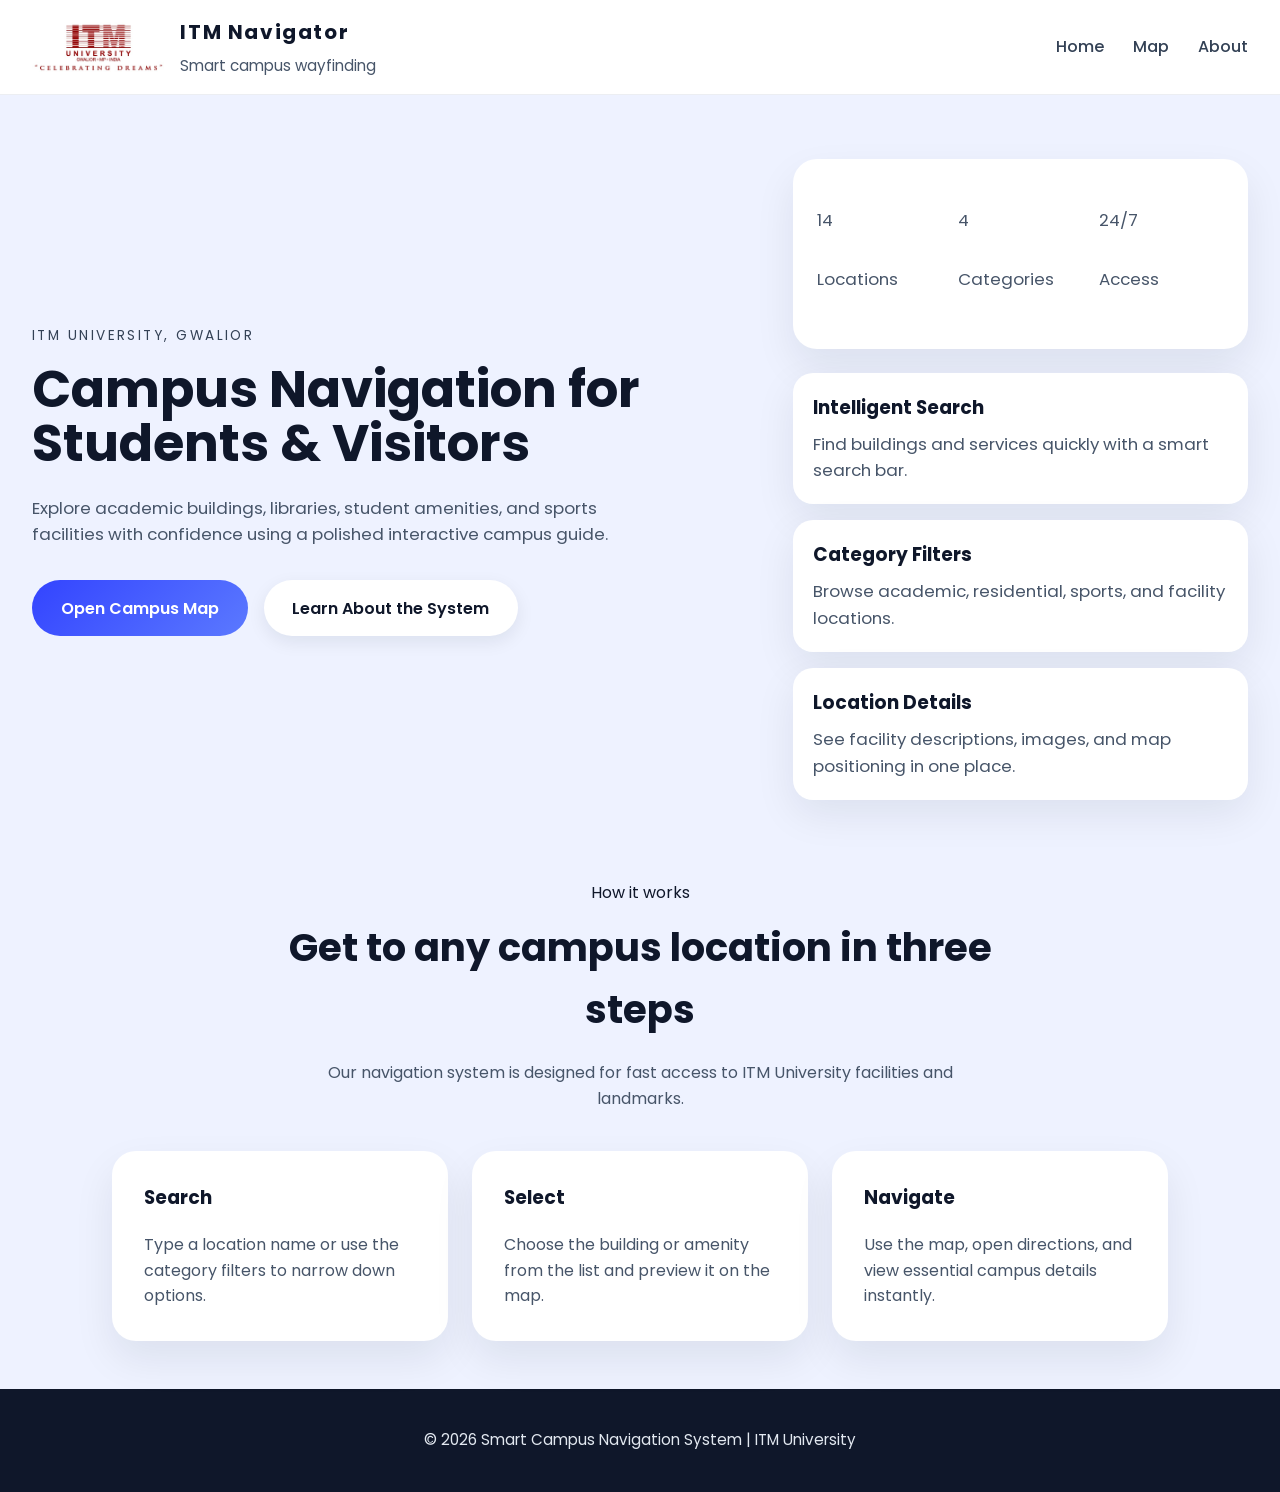
<file: index.html>
﻿<!DOCTYPE html>
<html lang="en">
<head>
  <meta charset="UTF-8">
  <meta name="viewport" content="width=device-width, initial-scale=1.0">
  <title>Smart Campus Navigation</title>
  <link rel="preconnect" href="https://fonts.googleapis.com">
  <link rel="preconnect" href="https://fonts.gstatic.com" crossorigin>
  <link href="https://fonts.googleapis.com/css2?family=Poppins:wght@300;400;500;600;700&display=swap" rel="stylesheet">
  <link rel="stylesheet" href="style.css">
</head>
<body>
  <nav>
    <div class="brand">
      <img src="logo.jpeg" alt="ITM University Logo" class="logo">
      <div>
        <h2>ITM Navigator</h2>
        <p>Smart campus wayfinding</p>
      </div>
    </div>
    <div class="nav-links">
      <a href="index.html">Home</a>
      <a href="map.html">Map</a>
      <a href="about.html">About</a>
    </div>
  </nav>

  <main>
    <section class="hero">
      <div class="hero-content">
        <span class="eyebrow">ITM University, Gwalior</span>
        <h1> Campus Navigation for Students & Visitors</h1>
        <p>Explore academic buildings, libraries, student amenities, and sports facilities with confidence using a polished interactive campus guide.</p>
        <div class="hero-actions">
          <a href="map.html" class="btn">Open Campus Map</a>
          <a href="about.html" class="btn btn-secondary">Learn About the System</a>
        </div>
      </div>
      <div class="hero-panel">
        <div class="stats-card">
          <div>
            <p class="stat-value">14</p>
            <p class="stat-label">Locations</p>
          </div>
          <div>
            <p class="stat-value">4</p>
            <p class="stat-label">Categories</p>
          </div>
          <div>
            <p class="stat-value">24/7</p>
            <p class="stat-label">Access</p>
          </div>
        </div>
        <div class="feature-list">
          <div class="feature-item">
            <h3>Intelligent Search</h3>
            <p>Find buildings and services quickly with a smart search bar.</p>
          </div>
          <div class="feature-item">
            <h3>Category Filters</h3>
            <p>Browse academic, residential, sports, and facility locations.</p>
          </div>
          <div class="feature-item">
            <h3>Location Details</h3>
            <p>See facility descriptions, images, and map positioning in one place.</p>
          </div>
        </div>
      </div>
    </section>

    <section class="section">
      <div class="section-header">
        <span class="eyebrow">How it works</span>
        <h2>Get to any campus location in three steps</h2>
        <p>Our navigation system is designed for fast access to ITM University facilities and landmarks.</p>
      </div>
      <div class="action-grid">
        <div class="action-card">
          <h3>Search</h3>
          <p>Type a location name or use the category filters to narrow down options.</p>
        </div>
        <div class="action-card">
          <h3>Select</h3>
          <p>Choose the building or amenity from the list and preview it on the map.</p>
        </div>
        <div class="action-card">
          <h3>Navigate</h3>
          <p>Use the map, open directions, and view essential campus details instantly.</p>
        </div>
      </div>
    </section>
  </main>

  <footer>
    <p>© 2026 Smart Campus Navigation System | ITM University</p>
  </footer>
</body>
</html>
</file>
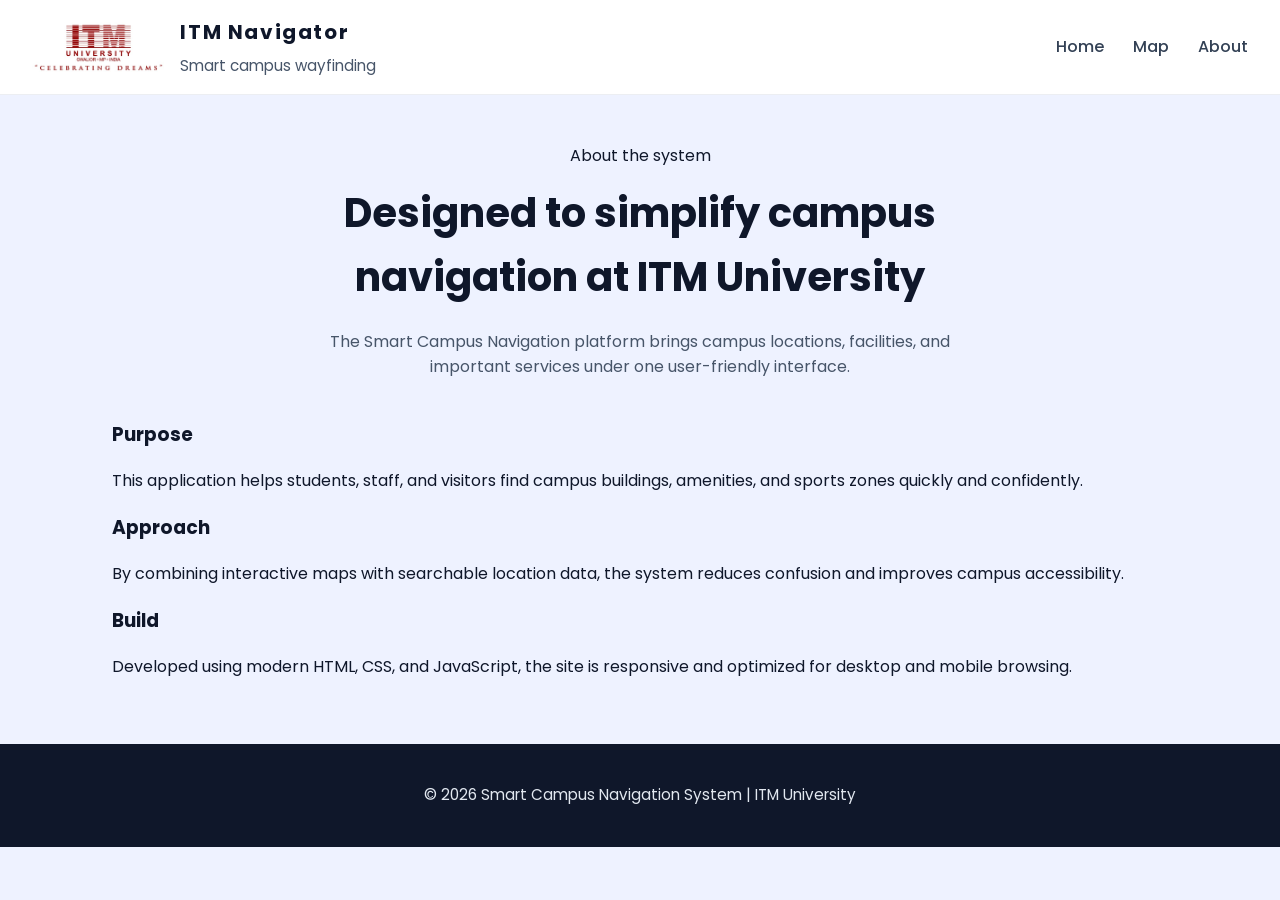
<file: about.html>
﻿<!DOCTYPE html>
<html lang="en">
<head>
  <meta charset="UTF-8">
  <meta name="viewport" content="width=device-width, initial-scale=1.0">
  <title>About - Smart Campus Navigation</title>
  <link rel="preconnect" href="https://fonts.googleapis.com">
  <link rel="preconnect" href="https://fonts.gstatic.com" crossorigin>
  <link href="https://fonts.googleapis.com/css2?family=Poppins:wght@300;400;500;600;700&display=swap" rel="stylesheet">
  <link rel="stylesheet" href="style.css">
</head>
<body>
  <nav>
    <div class="brand">
      <img src="logo.jpeg" alt="ITM University Logo" class="logo">
      <div>
        <h2>ITM Navigator</h2>
        <p>Smart campus wayfinding</p>
      </div>
    </div>
    <div class="nav-links">
      <a href="index.html">Home</a>
      <a href="map.html">Map</a>
      <a href="about.html">About</a>
    </div>
  </nav>

  <main>
    <section class="section about-shell">
      <div class="section-header">
        <span class="eyebrow">About the system</span>
        <h1>Designed to simplify campus navigation at ITM University</h1>
        <p>The Smart Campus Navigation platform brings campus locations, facilities, and important services under one user-friendly interface.</p>
      </div>
      <div class="about-grid">
        <div class="about-card">
          <h3>Purpose</h3>
          <p>This application helps students, staff, and visitors find campus buildings, amenities, and sports zones quickly and confidently.</p>
        </div>
        <div class="about-card">
          <h3>Approach</h3>
          <p>By combining interactive maps with searchable location data, the system reduces confusion and improves campus accessibility.</p>
        </div>
        <div class="about-card">
          <h3>Build</h3>
          <p>Developed using modern HTML, CSS, and JavaScript, the site is responsive and optimized for desktop and mobile browsing.</p>
        </div>
      </div>
    </section>
  </main>

  <footer>
    <p>© 2026 Smart Campus Navigation System | ITM University</p>
  </footer>
</body>
</html>
</file>
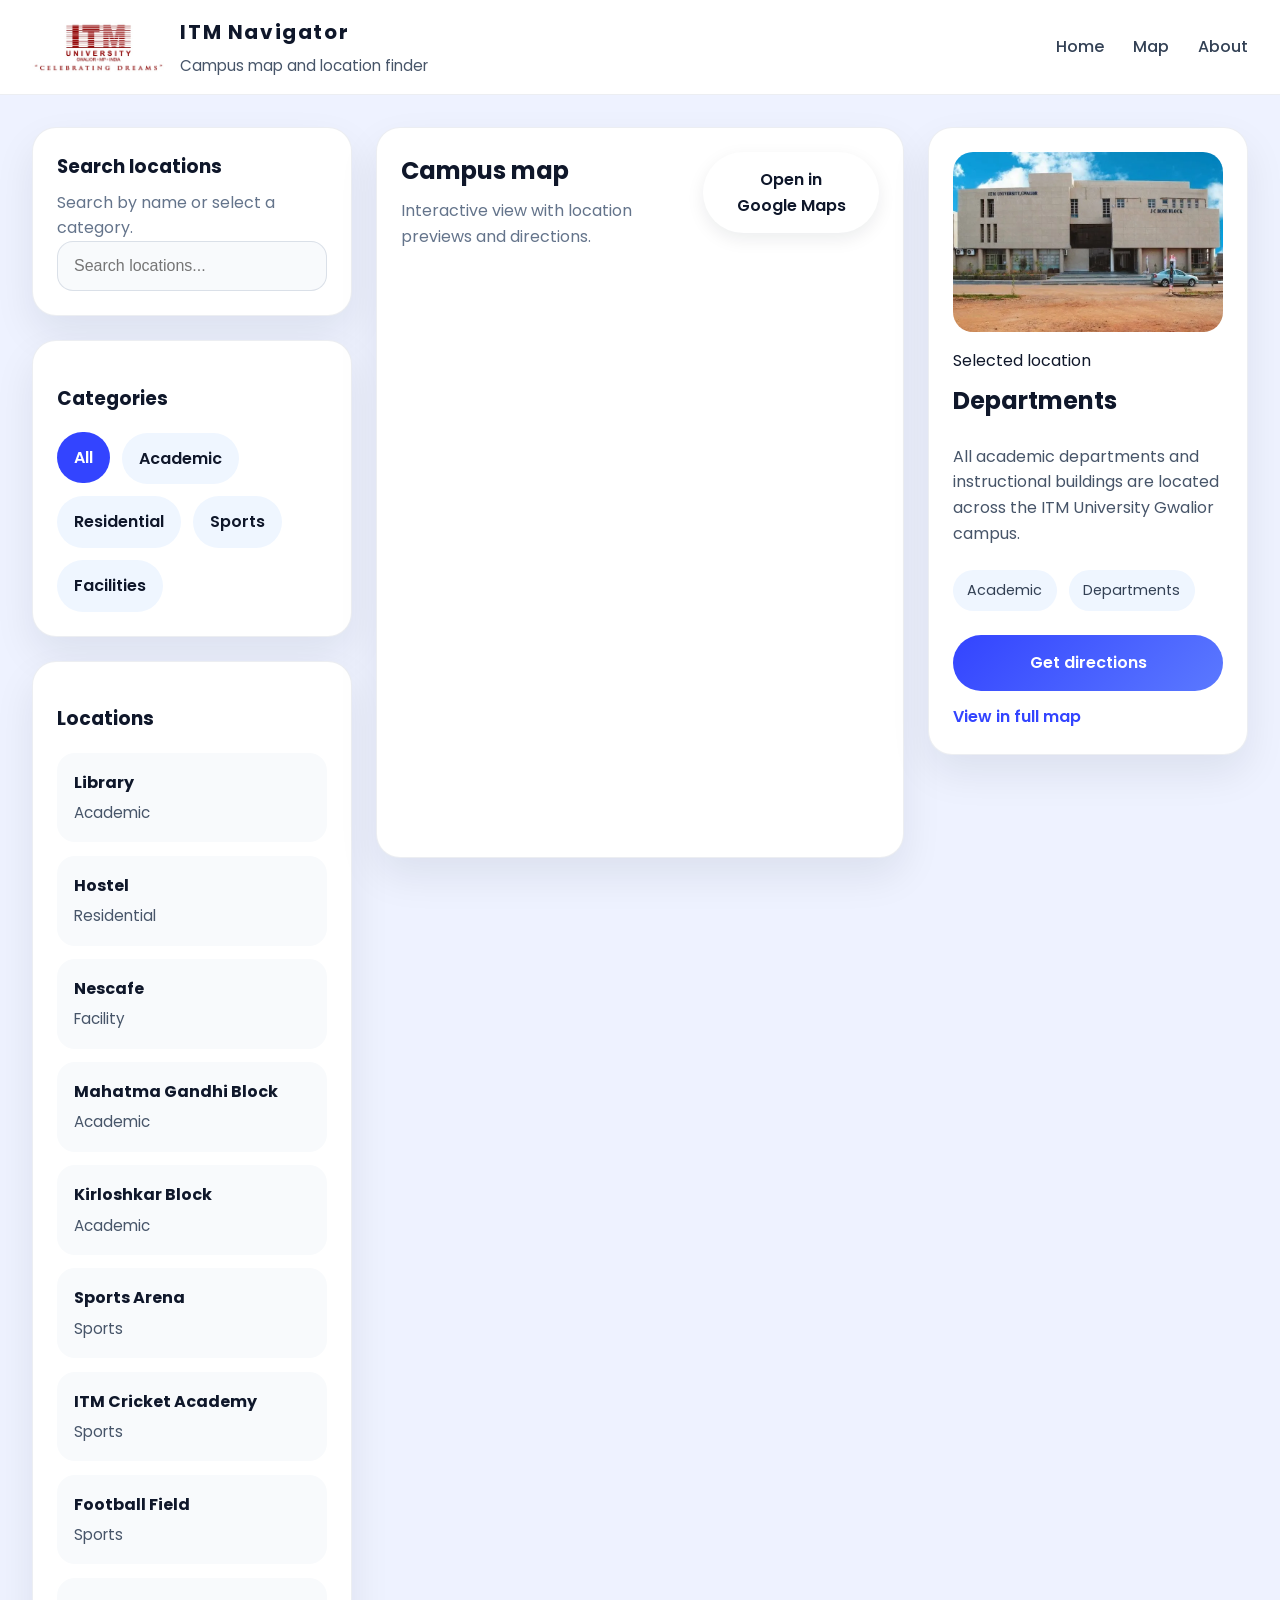
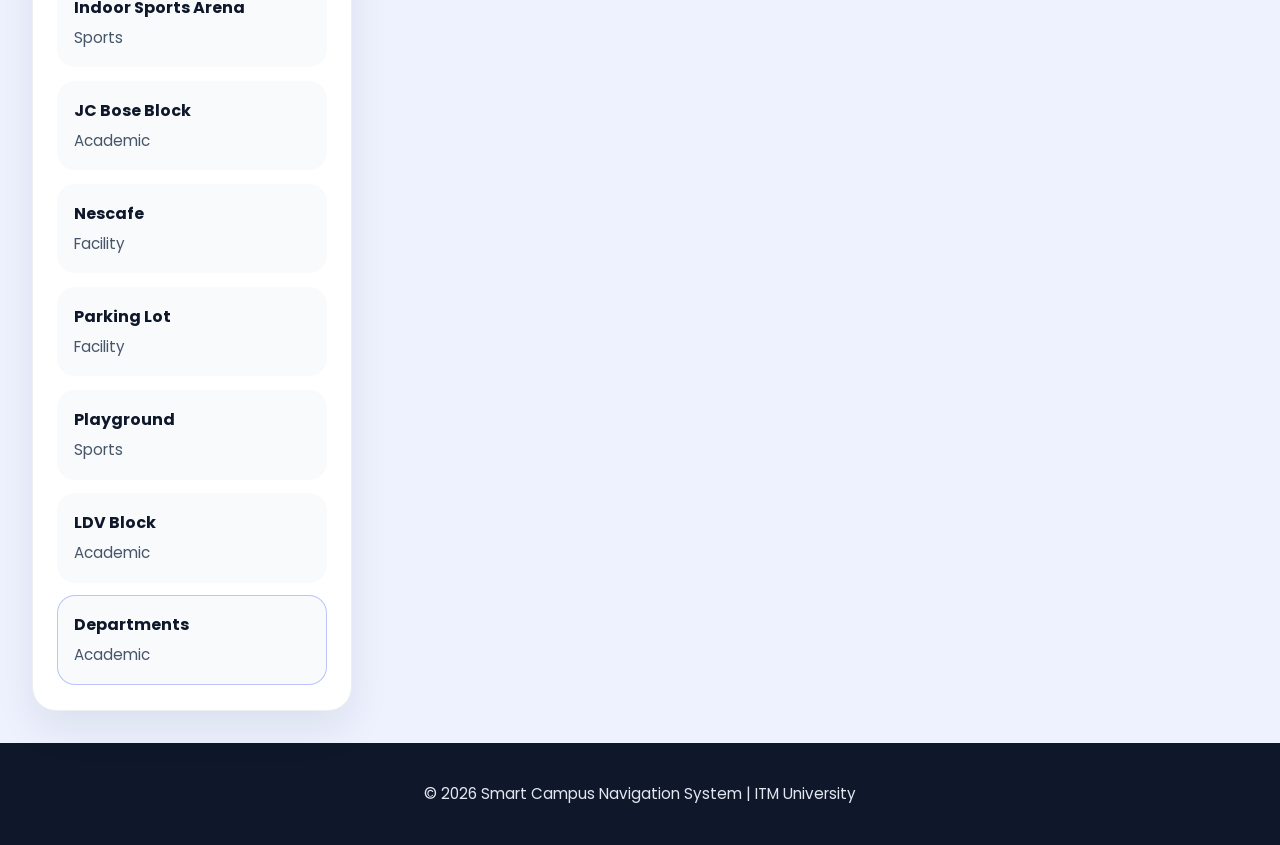
<file: map.html>
﻿<!DOCTYPE html>
<html lang="en">
<head>
  <meta charset="UTF-8">
  <meta name="viewport" content="width=device-width, initial-scale=1.0">
  <title>Campus Map - Smart Campus Navigation</title>
  <link rel="preconnect" href="https://fonts.googleapis.com">
  <link rel="preconnect" href="https://fonts.gstatic.com" crossorigin>
  <link href="https://fonts.googleapis.com/css2?family=Poppins:wght@300;400;500;600;700&display=swap" rel="stylesheet">
  <link rel="stylesheet" href="style.css">
</head>
<body>
  <nav>
    <div class="brand">
      <img src="logo.jpeg" alt="ITM University Logo" class="logo">
      <div>
        <h2>ITM Navigator</h2>
        <p>Campus map and location finder</p>
      </div>
    </div>
    <div class="nav-links">
      <a href="index.html">Home</a>
      <a href="map.html">Map</a>
      <a href="about.html">About</a>
    </div>
  </nav>

  <main class="map-dashboard">
    <aside class="sidebar">
      <div class="sidebar-card">
        <div class="sidebar-head">
          <h3>Search locations</h3>
          <p>Search by name or select a category.</p>
        </div>
        <input id="searchInput" class="search-input" type="search" placeholder="Search locations..." oninput="renderLocationList()">
      </div>

      <div class="sidebar-card">
        <h3>Categories</h3>
        <div class="chip-row">
          <button class="chip active" onclick="setCategory('all')">All</button>
          <button class="chip" onclick="setCategory('academic')">Academic</button>
          <button class="chip" onclick="setCategory('residential')">Residential</button>
          <button class="chip" onclick="setCategory('sports')">Sports</button>
          <button class="chip" onclick="setCategory('facility')">Facilities</button>
        </div>
      </div>

      <div class="sidebar-card location-list-card">
        <h3>Locations</h3>
        <div id="locationList" class="location-list"></div>
      </div>
    </aside>

    <section class="map-section">
      <div class="panel map-card map-panel">
        <div class="map-panel-header">
          <div>
            <h2>Campus map</h2>
            <p>Interactive view with location previews and directions.</p>
          </div>
          <button class="btn btn-secondary" onclick="openCurrentInMaps()">Open in Google Maps</button>
        </div>
        <iframe id="mapFrame" src="https://www.google.com/maps?q=ITM+University+Gwalior&output=embed" allowfullscreen loading="lazy"></iframe>
      </div>
    </section>

    <aside class="details-panel">
      <div class="sidebar-card">
        <div class="location-details">
          <div class="detail-header">
            <img id="placeImage" src="other.jpg" alt="Campus overview">
            <div>
              <span class="eyebrow">Selected location</span>
              <h2 id="placeTitle">ITM University Gwalior</h2>
            </div>
          </div>
          <p id="placeDesc">Choose a location from the list to see its map placement, photo, and description.</p>
          <div class="feature-tags" id="featureTags"></div>
          <div class="detail-actions">
            <button class="btn" onclick="openCurrentInMaps()">Get directions</button>
            <a id="directionsLink" class="text-link" href="#" target="_blank">View in full map</a>
          </div>
        </div>
      </div>
    </aside>
  </main>

  <footer>
    <p>© 2026 Smart Campus Navigation System | ITM University</p>
  </footer>

  <script src="script.js"></script>
</body>
</html>
</file>
<file: style.css>
﻿:root {
  color-scheme: light;
  font-family: 'Poppins', sans-serif;
  font-size: 16px;
  line-height: 1.6;
  color: #0f172a;
  background-color: #f4f7fc;
}

* {
  box-sizing: border-box;
}

body {
  margin: 0;
  min-height: 100vh;
  background: #eef2ff;
}

img {
  max-width: 100%;
  display: block;
}

a {
  color: inherit;
}

button,
.btn {
  border: none;
  cursor: pointer;
  font: inherit;
}

nav {
  display: flex;
  justify-content: space-between;
  align-items: center;
  padding: 1rem 2rem;
  background: rgba(255, 255, 255, 0.98);
  border-bottom: 1px solid rgba(148, 163, 184, 0.18);
  position: sticky;
  top: 0;
  z-index: 10;
}

nav .brand {
  display: flex;
  align-items: center;
  gap: 1rem;
}

nav .brand .logo {
  height: 50px;
  width: auto;
  object-fit: contain;
}

nav .brand h2 {
  margin: 0;
  font-size: 1.25rem;
  letter-spacing: 0.08em;
  color: #0f172a;
}

nav .brand p {
  margin: 0.35rem 0 0;
  font-size: 0.95rem;
  color: #475569;
}

.nav-links {
  display: flex;
  gap: 1.8rem;
  align-items: center;
}

.nav-links a {
  color: #334155;
  text-decoration: none;
  font-weight: 500;
  transition: color 0.25s ease, transform 0.25s ease;
}

.nav-links a:hover {
  color: #0f172a;
  transform: translateY(-1px);
}

.hero {
  display: grid;
  grid-template-columns: 1.6fr 1fr;
  gap: 2rem;
  align-items: center;
  min-height: 74vh;
  padding: 4rem 2rem 2rem;
}

.hero-content {
  max-width: 640px;
}

.hero-content .eyebrow {
  display: inline-flex;
  align-items: center;
  color: #334155;
  text-transform: uppercase;
  font-size: 0.85rem;
  letter-spacing: 0.18em;
  margin-bottom: 1rem;
}

.hero h1 {
  margin: 0;
  font-size: clamp(2.7rem, 4vw, 4.3rem);
  color: #0f172a;
  line-height: 1.05;
}

.hero p {
  margin: 1.5rem 0 2rem;
  max-width: 40rem;
  color: #475569;
  font-size: 1.05rem;
}

.hero-actions {
  display: inline-flex;
  gap: 1rem;
  flex-wrap: wrap;
}

.hero-panel {
  display: grid;
  gap: 1.5rem;
}

.stats-card {
  display: grid;
  grid-template-columns: repeat(3, minmax(0, 1fr));
  gap: 1rem;
  background: #ffffff;
  border-radius: 24px;
  padding: 1.5rem;
  box-shadow: 0 18px 40px rgba(15, 23, 42, 0.08);
}

.stat-value {
  margin: 0;
  font-size: 2rem;
  color: #334155;
}

.stat-label {
  margin: 0.35rem 0 0;
  color: #64748b;
}

.feature-list {
  display: grid;
  gap: 1rem;
}

.feature-item {
  background: #ffffff;
  border-radius: 20px;
  padding: 1.25rem 1.3rem;
  box-shadow: 0 14px 40px rgba(15, 23, 42, 0.08);
}

.feature-item h3 {
  margin: 0 0 0.5rem;
}

.feature-item p {
  margin: 0;
  color: #475569;
}

.section {
  max-width: 1120px;
  margin: 0 auto;
  padding: 3rem 2rem;
}

.section-header {
  text-align: center;
  max-width: 760px;
  margin: 0 auto 2.5rem;
}

.section-header h2,
.section-header h1 {
  margin: 0.75rem 0 0;
}

.section-header h2 {
  font-size: 2.4rem;
  color: #0f172a;
}

.section-header h1 {
  font-size: 2.5rem;
  color: #0f172a;
}

.section-header p {
  max-width: 40rem;
  margin: 1.25rem auto 0;
  color: #475569;
  font-size: 1rem;
}

.action-grid {
  display: grid;
  grid-template-columns: repeat(3, minmax(0, 1fr));
  gap: 1.5rem;
}

.action-card {
  background: #ffffff;
  border-radius: 24px;
  padding: 2rem;
  box-shadow: 0 18px 40px rgba(15, 23, 42, 0.08);
}

.action-card h3 {
  margin-top: 0;
}

.action-card p {
  margin: 0.85rem 0 0;
  color: #475569;
}

.btn {
  display: inline-flex;
  align-items: center;
  justify-content: center;
  padding: 0.95rem 1.8rem;
  border-radius: 999px;
  background: linear-gradient(135deg, #3344ff, #5b79ff);
  color: #ffffff;
  text-decoration: none;
  font-weight: 600;
  transition: transform 0.25s ease, box-shadow 0.25s ease;
}

.btn:hover {
  transform: translateY(-2px);
  box-shadow: 0 18px 35px rgba(51, 68, 255, 0.25);
}

.btn-large {
  padding: 1.35rem 2.4rem;
  font-size: 1.05rem;
}

.btn-secondary {
  background: #ffffff;
  color: #0f172a;
  box-shadow: 0 6px 18px rgba(15, 23, 42, 0.08);
}

.featured-map-section {
  background: linear-gradient(135deg, #f0f4ff, #f8fafc);
  padding: 4rem 2rem;
}

.featured-map-card {
  max-width: 1120px;
  margin: 0 auto;
  display: grid;
  grid-template-columns: 1.3fr 1fr;
  gap: 3rem;
  align-items: center;
  background: #ffffff;
  border-radius: 32px;
  padding: 3rem;
  box-shadow: 0 28px 60px rgba(15, 23, 42, 0.12);
}

.featured-map-content h2 {
  margin: 0 0 1.25rem;
  font-size: 2.2rem;
  color: #0f172a;
  line-height: 1.1;
}

.featured-map-content p {
  margin: 0 0 2rem;
  color: #475569;
  font-size: 1.05rem;
}

.featured-map-actions {
  display: flex;
  flex-direction: column;
  gap: 1.25rem;
}

.preview-box {
  display: grid;
  grid-template-columns: repeat(2, minmax(0, 1fr));
  gap: 1.5rem;
}

.preview-item {
  background: #f8fafc;
  border-radius: 20px;
  padding: 1.75rem;
  text-align: center;
  border: 1px solid rgba(148, 163, 184, 0.2);
}

.preview-icon {
  font-size: 2.5rem;
  margin-bottom: 0.75rem;
}

.preview-item p {
  margin: 0;
  color: #334155;
  font-weight: 600;
}

.map-dashboard {
  display: grid;
  grid-template-columns: 320px minmax(0, 1fr) 320px;
  gap: 1.5rem;
  padding: 2rem;
  max-width: 1440px;
  margin: 0 auto;
}

.sidebar,
.details-panel,
.map-section {
  display: flex;
  flex-direction: column;
  gap: 1.5rem;
}

.sidebar-card,
.panel {
  background: #ffffff;
  border-radius: 24px;
  border: 1px solid rgba(148, 163, 184, 0.18);
  padding: 1.5rem;
  box-shadow: 0 18px 40px rgba(15, 23, 42, 0.08);
}

.sidebar-head h3 {
  margin: 0 0 0.5rem;
}

.sidebar-head p {
  margin: 0;
  color: #64748b;
}

.search-input {
  width: 100%;
  padding: 0.95rem 1rem;
  border-radius: 16px;
  border: 1px solid rgba(148, 163, 184, 0.3);
  background: #f8fafc;
  color: #0f172a;
  font-size: 1rem;
}

.search-input:focus {
  outline: none;
  border-color: #3344ff;
  box-shadow: 0 0 0 4px rgba(51, 68, 255, 0.1);
}

.chip-row {
  display: flex;
  flex-wrap: wrap;
  gap: 0.75rem;
  margin-top: 1rem;
}

.chip {
  padding: 0.75rem 1rem;
  border-radius: 999px;
  background: #eff6ff;
  color: #0f172a;
  font-weight: 600;
  border: 1px solid transparent;
  transition: background 0.2s ease, transform 0.2s ease;
}

.chip:hover,
.chip.active {
  background: #3344ff;
  color: white;
  transform: translateY(-1px);
}

.location-list {
  display: grid;
  gap: 0.85rem;
}

.location-item {
  background: #f8fafc;
  border-radius: 18px;
  padding: 1rem;
  cursor: pointer;
  border: 1px solid transparent;
  transition: border-color 0.2s ease, transform 0.2s ease;
}

.location-item:hover,
.location-item.active {
  border-color: rgba(51, 68, 255, 0.3);
  transform: translateY(-1px);
}

.location-item h4 {
  margin: 0 0 0.35rem;
  font-size: 1rem;
}

.location-item p {
  margin: 0;
  color: #475569;
  font-size: 0.95rem;
}

.map-card {
  padding: 1.5rem;
}

.map-panel-header {
  display: flex;
  justify-content: space-between;
  align-items: flex-start;
  gap: 1rem;
  margin-bottom: 1rem;
}

.map-panel-header h2 {
  margin: 0;
}

.map-panel-header p {
  margin: 0.5rem 0 0;
  color: #64748b;
}

iframe {
  width: 100%;
  min-height: 560px;
  border: 0;
  border-radius: 20px;
}

.location-details {
  display: grid;
  gap: 1.5rem;
}

.detail-header {
  display: grid;
  gap: 1rem;
}

.detail-header img {
  width: 100%;
  border-radius: 20px;
  max-height: 260px;
  object-fit: cover;
}

.detail-header h2 {
  margin: 0.5rem 0 0;
}

.location-details p {
  margin: 0;
  color: #475569;
}

.feature-tags {
  display: flex;
  flex-wrap: wrap;
  gap: 0.75rem;
}

.tag {
  display: inline-flex;
  padding: 0.55rem 0.9rem;
  border-radius: 999px;
  background: #eff6ff;
  color: #334155;
  font-size: 0.9rem;
}

.detail-actions {
  display: flex;
  flex-direction: column;
  gap: 0.85rem;
}

.detail-actions .text-link {
  color: #3344ff;
  text-decoration: none;
  font-weight: 600;
}

footer {
  background: #0f172a;
  color: #e2e8f0;
  text-align: center;
  padding: 1.5rem 1rem;
  font-size: 0.95rem;
}

@media (max-width: 1120px) {
  .hero {
    grid-template-columns: 1fr;
  }

  .featured-map-card {
    grid-template-columns: 1fr;
    gap: 2rem;
    padding: 2.5rem;
  }

  .map-dashboard {
    grid-template-columns: 1fr;
    padding: 1.5rem;
  }
}

@media (max-width: 760px) {
  nav {
    flex-direction: column;
    align-items: flex-start;
    gap: 0.75rem;
  }

  .hero {
    padding-top: 2.5rem;
  }

  .featured-map-section {
    padding: 2rem 1rem;
  }

  .featured-map-card {
    padding: 1.75rem;
    border-radius: 24px;
  }

  .featured-map-content h2 {
    font-size: 1.75rem;
  }

  .featured-map-actions {
    gap: 0.85rem;
  }

  .preview-box {
    grid-template-columns: repeat(2, minmax(0, 1fr));
  }

  .hero-panel,
  .map-dashboard {
    gap: 1rem;
  }

  .action-grid {
    grid-template-columns: 1fr;
  }

  .stats-card {
    grid-template-columns: 1fr;
  }

  .detail-actions {
    width: 100%;
  }

  .search-input {
    font-size: 0.95rem;
  }
}
</file>
